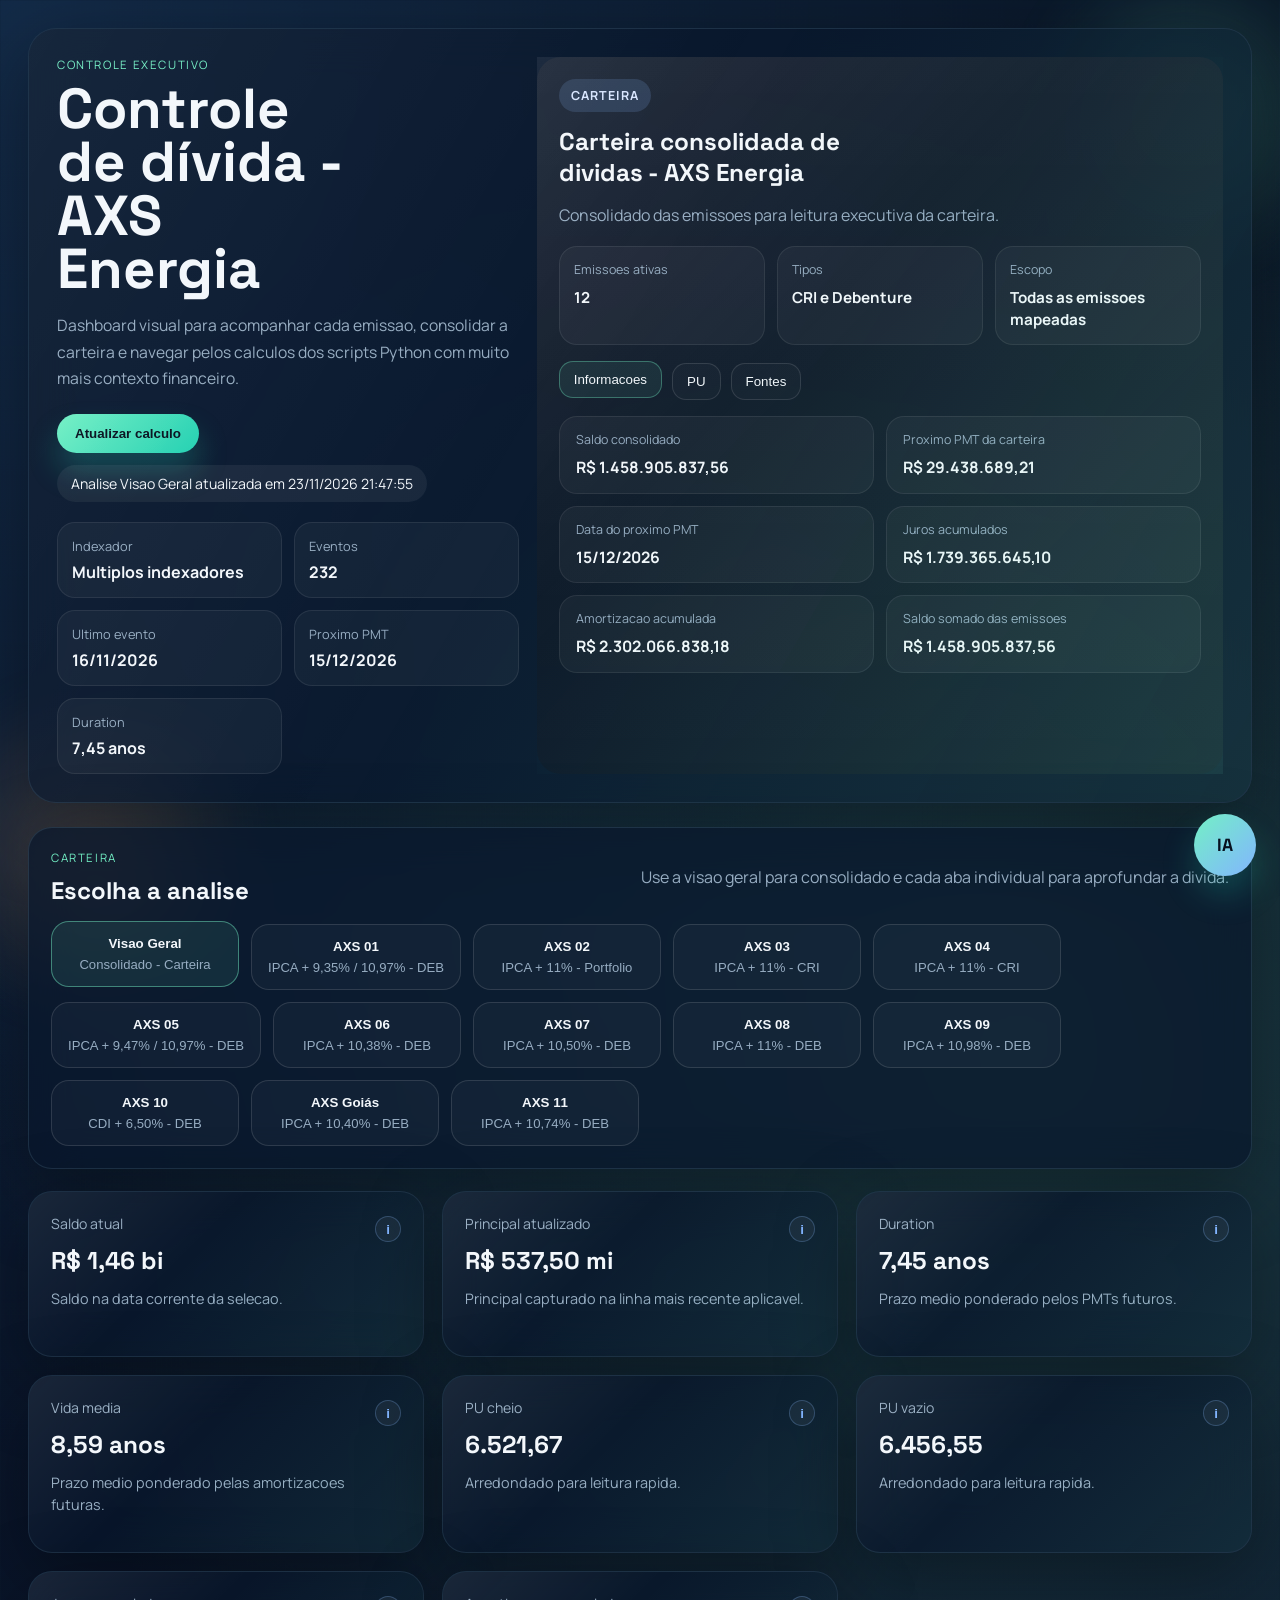
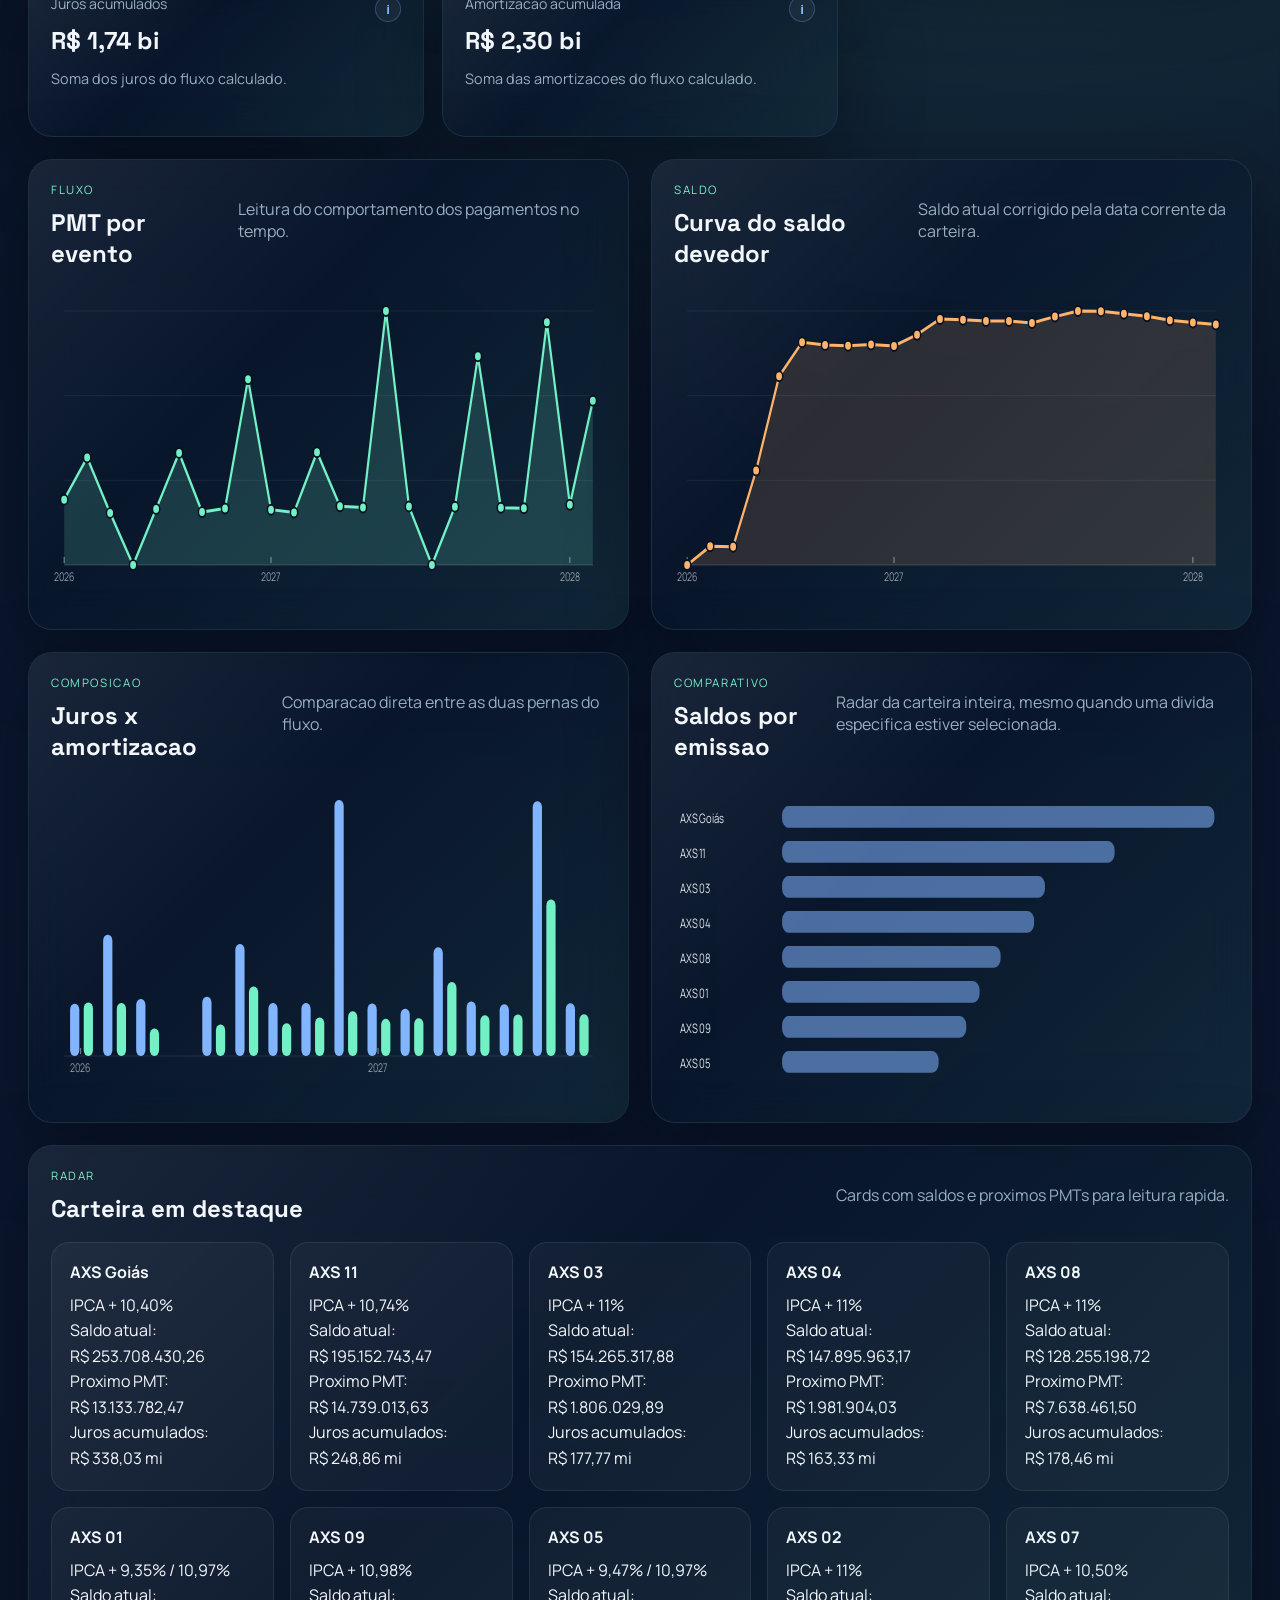
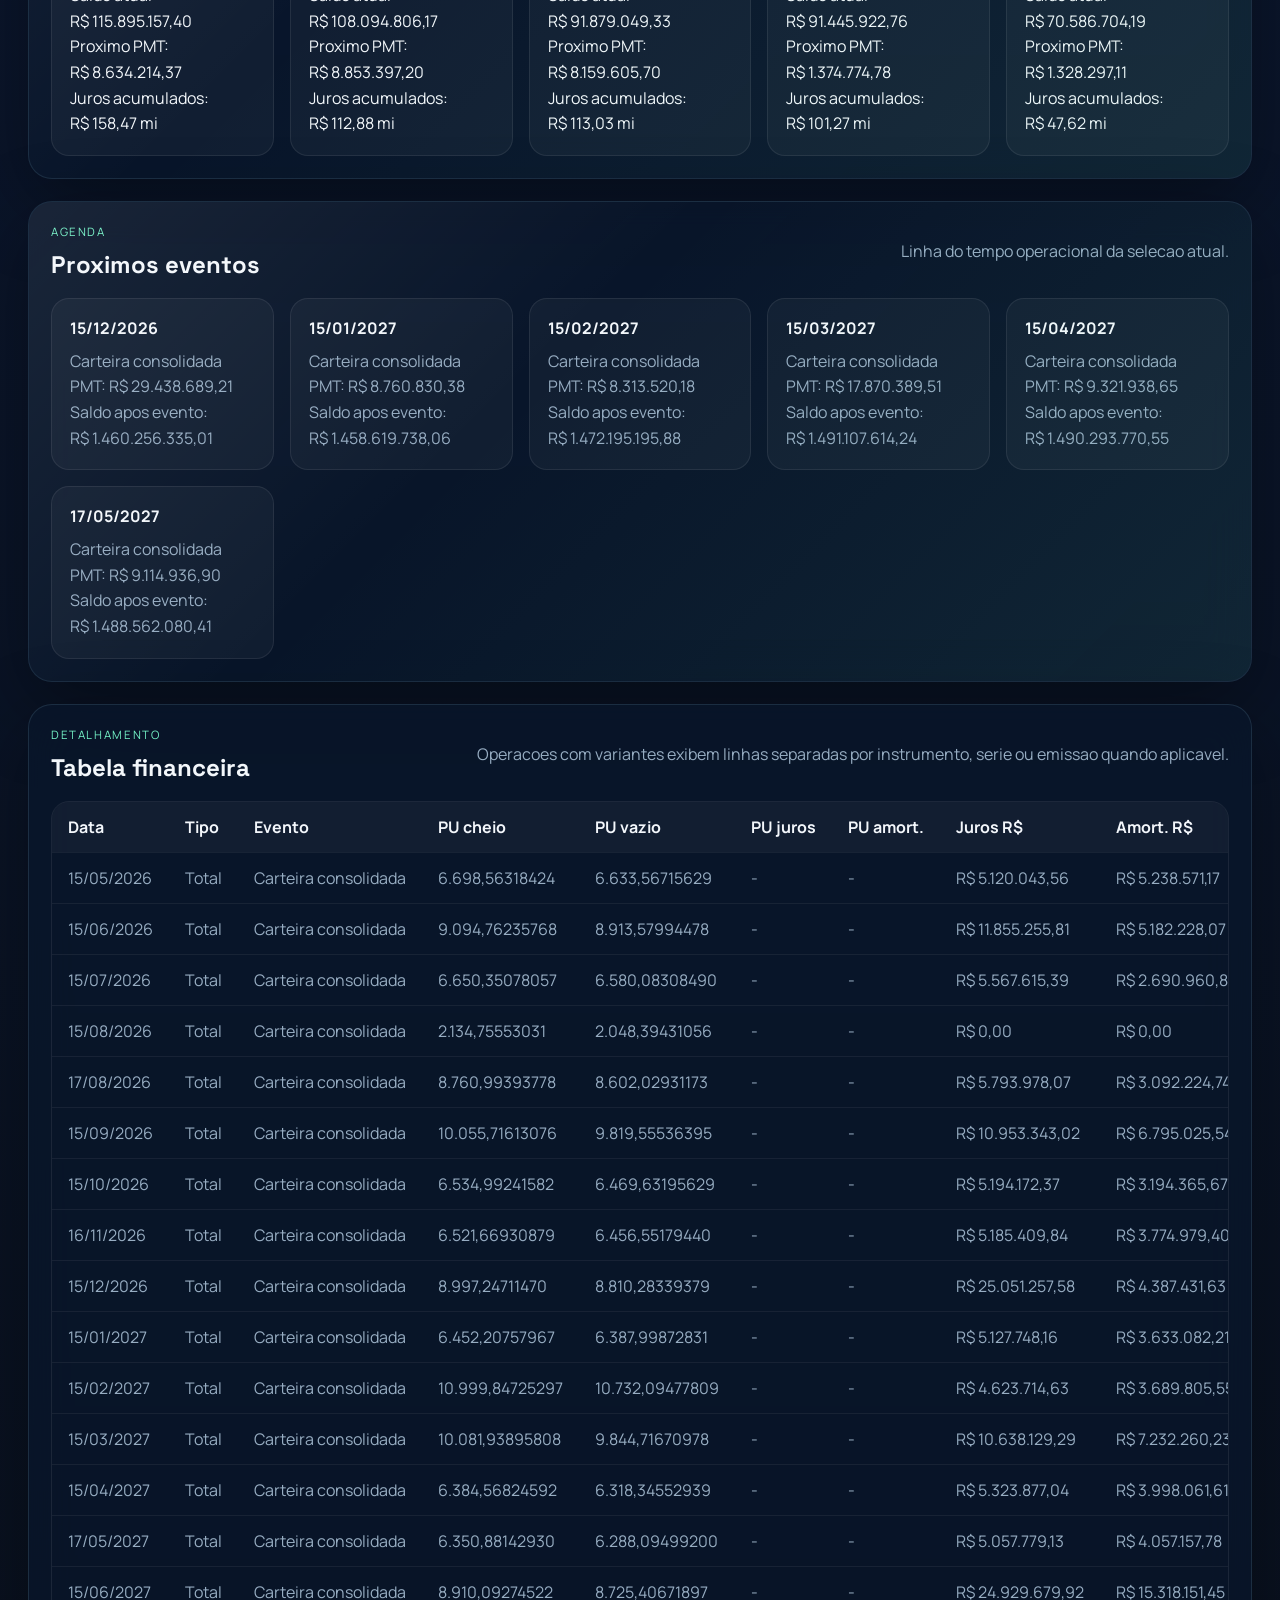
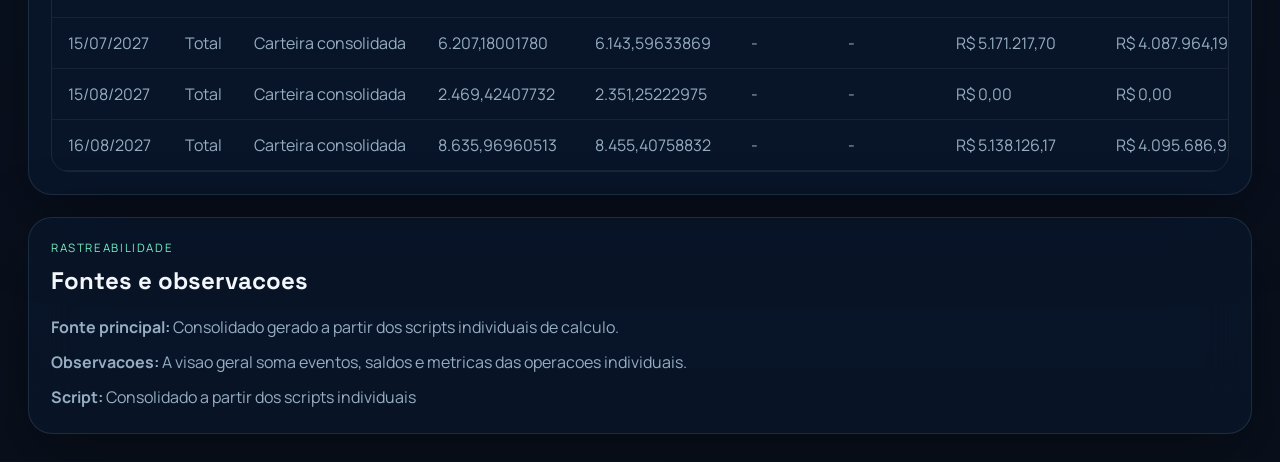
<file: index.html>
<!DOCTYPE html>
<html lang="pt-BR">
<head>
  <meta charset="UTF-8">
  <meta name="viewport" content="width=device-width, initial-scale=1.0">
  <title>Controle de d&iacute;vida - AXS Energia</title>
  <link rel="preconnect" href="https://fonts.googleapis.com">
  <link rel="preconnect" href="https://fonts.gstatic.com" crossorigin>
  <link href="https://fonts.googleapis.com/css2?family=Space+Grotesk:wght@400;500;700&family=Manrope:wght@400;500;600;700;800&display=swap" rel="stylesheet">
  <link rel="stylesheet" href="./dashboard.css">
</head>
<body>
  <div class="page-shell">
    <div class="ambient ambient-a"></div>
    <div class="ambient ambient-b"></div>

    <header class="hero">
      <div class="hero-copy">
        <p class="eyebrow">Controle executivo</p>
        <h1>Controle de d&iacute;vida - AXS Energia</h1>
        <p class="hero-text">
          Dashboard visual para acompanhar cada emissao, consolidar a carteira e navegar
          pelos calculos dos scripts Python com muito mais contexto financeiro.
        </p>
        <div class="hero-actions">
          <button id="refreshButton" class="primary-button" type="button">Atualizar calculo</button>
          <span id="statusPill" class="status-pill">Carregando operacoes...</span>
        </div>
        <div id="heroMiniMetrics" class="hero-mini-metrics"></div>
      </div>

      <section class="instrument-panel tilt-card">
        <div class="instrument-header">
          <span id="operationBadge" class="badge-pill">Carteira</span>
          <h2 id="activeOperationName">Selecionando operacao...</h2>
          <p id="activeOperationDescription" class="highlight-text">Preparando o dashboard.</p>
        </div>

        <div id="identityGrid" class="identity-grid"></div>

        <div class="info-tabs">
          <button class="info-tab active" data-panel="overview" type="button">Informacoes</button>
          <button class="info-tab" data-panel="pu" type="button">PU</button>
          <button class="info-tab" data-panel="sources" type="button">Fontes</button>
        </div>

        <div id="infoPanelContent" class="info-panel-content"></div>
      </section>
    </header>

    <main class="content-grid">
      <section class="panel panel-wide">
        <div class="panel-header">
          <div>
            <p class="section-kicker">Carteira</p>
            <h2>Escolha a analise</h2>
          </div>
          <p class="section-note">Use a visao geral para consolidado e cada aba individual para aprofundar a divida.</p>
        </div>
        <div id="operationTabs" class="operation-tabs"></div>
        <div id="variantSection" class="variant-section hidden">
          <div class="variant-header">
            <span id="variantHeaderTitle">Visao consolidada</span>
            <small id="variantHeaderNote">Sem selecao extra, o dashboard mostra o consolidado da emissao.</small>
          </div>
          <div id="variantTabs" class="variant-tabs"></div>
        </div>
      </section>

      <section id="metricsGrid" class="metrics-grid"></section>

      <section class="panel chart-panel tilt-card">
        <div class="panel-header">
          <div>
            <p class="section-kicker">Fluxo</p>
            <h2>PMT por evento</h2>
          </div>
          <p class="section-note">Leitura do comportamento dos pagamentos no tempo.</p>
        </div>
        <div class="chart-wrap">
          <svg id="paymentsChart" class="chart-svg" viewBox="0 0 760 320" preserveAspectRatio="none"></svg>
          <div id="paymentsTooltip" class="chart-tooltip hidden"></div>
        </div>
      </section>

      <section class="panel chart-panel tilt-card">
        <div class="panel-header">
          <div>
            <p class="section-kicker">Saldo</p>
            <h2>Curva do saldo devedor</h2>
          </div>
          <p class="section-note">Saldo atual corrigido pela data corrente da carteira.</p>
        </div>
        <div class="chart-wrap">
          <svg id="balanceChart" class="chart-svg" viewBox="0 0 760 320" preserveAspectRatio="none"></svg>
          <div id="balanceTooltip" class="chart-tooltip hidden"></div>
        </div>
      </section>

      <section class="panel chart-panel tilt-card">
        <div class="panel-header">
          <div>
            <p class="section-kicker">Composicao</p>
            <h2>Juros x amortizacao</h2>
          </div>
          <p class="section-note">Comparacao direta entre as duas pernas do fluxo.</p>
        </div>
        <div class="chart-wrap">
          <svg id="compositionChart" class="chart-svg" viewBox="0 0 760 320" preserveAspectRatio="none"></svg>
          <div id="compositionTooltip" class="chart-tooltip hidden"></div>
        </div>
      </section>

      <section class="panel chart-panel tilt-card">
        <div class="panel-header">
          <div>
            <p class="section-kicker">Comparativo</p>
            <h2>Saldos por emissao</h2>
          </div>
          <p class="section-note">Radar da carteira inteira, mesmo quando uma divida especifica estiver selecionada.</p>
        </div>
        <div class="chart-wrap">
          <svg id="comparisonChart" class="chart-svg" viewBox="0 0 760 320" preserveAspectRatio="none"></svg>
          <div id="comparisonTooltip" class="chart-tooltip hidden"></div>
        </div>
      </section>

      <section class="panel panel-wide tilt-card">
        <div class="panel-header">
          <div>
            <p class="section-kicker">Radar</p>
            <h2>Carteira em destaque</h2>
          </div>
          <p class="section-note">Cards com saldos e proximos PMTs para leitura rapida.</p>
        </div>
        <div id="comparisonCards" class="comparison-cards"></div>
      </section>

      <section class="panel panel-wide tilt-card">
        <div class="panel-header">
          <div>
            <p class="section-kicker">Agenda</p>
            <h2>Proximos eventos</h2>
          </div>
          <p class="section-note">Linha do tempo operacional da selecao atual.</p>
        </div>
        <div id="timeline" class="timeline"></div>
      </section>

      <section class="panel panel-wide">
        <div class="panel-header">
          <div>
            <p class="section-kicker">Detalhamento</p>
            <h2>Tabela financeira</h2>
          </div>
          <p class="section-note">Operacoes com variantes exibem linhas separadas por instrumento, serie ou emissao quando aplicavel.</p>
        </div>
        <div class="table-shell">
          <table class="data-table">
            <thead>
              <tr>
                <th>Data</th>
                <th>Tipo</th>
                <th>Evento</th>
                <th>PU cheio</th>
                <th>PU vazio</th>
                <th>PU juros</th>
                <th>PU amort.</th>
                <th>Juros R$</th>
                <th>Amort. R$</th>
                <th>PMT total</th>
                <th>Principal</th>
                <th>Saldo</th>
              </tr>
            </thead>
            <tbody id="eventsTableBody"></tbody>
          </table>
        </div>
      </section>

      <section class="panel panel-wide source-panel">
        <div class="panel-header">
          <div>
            <p class="section-kicker">Rastreabilidade</p>
            <h2>Fontes e observacoes</h2>
          </div>
        </div>
        <div id="sourceInfo" class="source-info"></div>
      </section>
    </main>
  </div>

  <script src="./dashboard.js"></script>
</body>
</html>
</file>
<file: dashboard.css>
:root {
  --panel: rgba(9, 23, 43, 0.72);
  --panel-border: rgba(170, 225, 255, 0.12);
  --text: #f3f7fb;
  --muted: #97adc2;
  --accent: #73f0c5;
  --accent-strong: #21d0b2;
  --accent-blue: #82b5ff;
  --shadow: 0 24px 80px rgba(0, 0, 0, 0.35);
}

* {
  box-sizing: border-box;
}

html,
body {
  margin: 0;
  min-height: 100%;
  background:
    radial-gradient(circle at top left, rgba(72, 158, 255, 0.18), transparent 28%),
    radial-gradient(circle at 80% 20%, rgba(115, 240, 197, 0.18), transparent 24%),
    linear-gradient(180deg, #07111f 0%, #0b1730 48%, #09101c 100%);
  color: var(--text);
  font-family: "Manrope", sans-serif;
}

body {
  overflow-x: hidden;
}

.page-shell {
  position: relative;
  padding: 28px;
}

.ambient {
  position: fixed;
  width: 340px;
  height: 340px;
  filter: blur(30px);
  opacity: 0.28;
  pointer-events: none;
}

.ambient-a {
  top: -60px;
  right: -80px;
  background: radial-gradient(circle, rgba(115, 240, 197, 0.85), transparent 68%);
}

.ambient-b {
  bottom: -120px;
  left: -80px;
  background: radial-gradient(circle, rgba(255, 179, 107, 0.85), transparent 70%);
}

.hero,
.panel,
.metric-card {
  backdrop-filter: blur(22px);
  background: var(--panel);
  border: 1px solid var(--panel-border);
  box-shadow: var(--shadow);
}

.hero {
  display: grid;
  grid-template-columns: minmax(320px, 0.74fr) minmax(460px, 1.1fr);
  gap: 18px;
  padding: 28px;
  border-radius: 28px;
  position: relative;
  overflow: hidden;
}

.hero::after {
  content: "";
  position: absolute;
  inset: 0;
  background: linear-gradient(120deg, rgba(255, 255, 255, 0.05), transparent 45%, rgba(115, 240, 197, 0.1));
  pointer-events: none;
}

.eyebrow,
.section-kicker {
  text-transform: uppercase;
  letter-spacing: 0.14em;
  font-size: 0.72rem;
  color: var(--accent);
  margin: 0 0 10px;
}

.hero h1,
.hero h2,
.panel h2,
.metric-value {
  font-family: "Space Grotesk", sans-serif;
  margin: 0;
}

.hero h1 {
  max-width: 8ch;
  font-size: clamp(2.1rem, 4.4vw, 4rem);
  line-height: 0.95;
}

.hero-text,
.highlight-text,
.section-note,
.source-info,
.timeline-item p,
.metric-subtitle,
.identity-card span,
.data-pair label,
.variant-header small {
  color: var(--muted);
}

.hero-text {
  max-width: 52ch;
  font-size: 0.98rem;
  line-height: 1.7;
  margin: 16px 0 0;
}

.hero-actions {
  display: flex;
  align-items: center;
  gap: 12px;
  margin-top: 22px;
  flex-wrap: wrap;
}

.hero-mini-metrics {
  display: grid;
  grid-template-columns: repeat(2, minmax(0, 1fr));
  gap: 12px;
  margin-top: 20px;
}

.hero-mini-card,
.identity-card,
.comparison-card,
.timeline-item,
.data-pair,
.variant-tab {
  border-radius: 18px;
  background: rgba(255, 255, 255, 0.04);
  border: 1px solid rgba(255, 255, 255, 0.08);
}

.hero-mini-card {
  padding: 14px;
}

.hero-mini-card span {
  display: block;
  color: var(--muted);
  font-size: 0.8rem;
  margin-bottom: 6px;
}

.hero-mini-card strong {
  font-size: 1rem;
}

.primary-button {
  border: 0;
  border-radius: 999px;
  padding: 12px 18px;
  background: linear-gradient(135deg, var(--accent), var(--accent-strong));
  color: #07111f;
  font-weight: 800;
  cursor: pointer;
  transition: transform 180ms ease, box-shadow 180ms ease;
  box-shadow: 0 18px 30px rgba(33, 208, 178, 0.25);
}

.primary-button:hover {
  transform: translateY(-2px) scale(1.01);
}

.status-pill {
  border-radius: 999px;
  padding: 9px 14px;
  background: rgba(255, 255, 255, 0.06);
  color: var(--text);
  font-size: 0.88rem;
}

.instrument-panel {
  border-radius: 24px;
  padding: 22px;
  align-self: stretch;
  justify-self: end;
  width: 100%;
  max-width: 760px;
  background:
    linear-gradient(180deg, rgba(255, 255, 255, 0.06), rgba(255, 255, 255, 0.02)),
    rgba(8, 17, 31, 0.65);
}

.instrument-header h2 {
  font-size: clamp(1.4rem, 1.9vw, 2rem);
  margin-top: 14px;
  max-width: 20ch;
}

.badge-pill {
  display: inline-flex;
  align-items: center;
  justify-content: center;
  min-width: 64px;
  border-radius: 999px;
  padding: 8px 12px;
  background: rgba(130, 181, 255, 0.16);
  color: #d8e6ff;
  font-size: 0.78rem;
  font-weight: 700;
  letter-spacing: 0.08em;
  text-transform: uppercase;
}

.identity-grid {
  display: grid;
  grid-template-columns: repeat(3, minmax(0, 1fr));
  gap: 12px;
  margin-top: 20px;
}

.identity-card {
  padding: 14px;
}

.identity-card span {
  display: block;
  font-size: 0.78rem;
  margin-bottom: 8px;
}

.identity-card strong {
  font-size: 0.95rem;
}

.info-tabs {
  display: flex;
  gap: 10px;
  margin-top: 18px;
  flex-wrap: wrap;
}

.info-tab {
  border: 1px solid rgba(255, 255, 255, 0.12);
  background: rgba(255, 255, 255, 0.02);
  color: var(--text);
  border-radius: 14px;
  padding: 10px 14px;
  cursor: pointer;
  transition: transform 180ms ease, background 180ms ease, border-color 180ms ease;
}

.info-tab.active,
.info-tab:hover,
.variant-tab.active,
.variant-tab:hover {
  transform: translateY(-2px);
  background: rgba(115, 240, 197, 0.08);
  border-color: rgba(115, 240, 197, 0.35);
}

.info-panel-content {
  margin-top: 16px;
}

.info-grid {
  display: grid;
  grid-template-columns: repeat(2, minmax(0, 1fr));
  gap: 12px;
}

.data-pair {
  padding: 14px 16px;
}

.data-pair label {
  display: block;
  font-size: 0.78rem;
  margin-bottom: 8px;
}

.data-pair strong {
  font-size: 0.98rem;
  line-height: 1.45;
}

.content-grid {
  display: grid;
  grid-template-columns: repeat(12, minmax(0, 1fr));
  gap: 22px;
  margin-top: 24px;
}

.panel,
.metric-card {
  border-radius: 24px;
  padding: 22px;
  position: relative;
  overflow: hidden;
}

.panel-wide {
  grid-column: span 12;
}

.chart-panel {
  grid-column: span 6;
}

.metrics-grid {
  grid-column: span 12;
  display: grid;
  grid-template-columns: repeat(4, minmax(0, 1fr));
  gap: 18px;
}

.metric-card {
  min-height: 166px;
}

.metric-head {
  display: flex;
  align-items: center;
  justify-content: space-between;
  gap: 12px;
}

.metric-help {
  position: relative;
  flex: 0 0 auto;
}

.metric-help-button {
  width: 26px;
  height: 26px;
  border: 1px solid rgba(130, 181, 255, 0.26);
  border-radius: 999px;
  background: rgba(255, 255, 255, 0.05);
  color: var(--accent-blue);
  font-weight: 800;
  cursor: pointer;
}

.metric-help-bubble {
  position: absolute;
  right: 0;
  top: calc(100% + 10px);
  width: min(320px, 58vw);
  padding: 12px 14px;
  border-radius: 14px;
  background: rgba(5, 14, 25, 0.97);
  color: var(--text);
  border: 1px solid rgba(115, 240, 197, 0.22);
  box-shadow: 0 16px 40px rgba(0, 0, 0, 0.28);
  font-size: 0.82rem;
  line-height: 1.55;
  opacity: 0;
  transform: translateY(8px);
  pointer-events: none;
  transition: opacity 180ms ease, transform 180ms ease;
  z-index: 8;
}

.metric-help:hover .metric-help-bubble,
.metric-help-button:focus + .metric-help-bubble {
  opacity: 1;
  transform: translateY(0);
}

.metric-title {
  font-size: 0.88rem;
  color: var(--muted);
  margin: 0 0 12px;
}

.metric-value {
  font-size: clamp(1.35rem, 1.9vw, 2.2rem);
}

.metric-subtitle {
  margin-top: 12px;
  font-size: 0.9rem;
  line-height: 1.5;
}

.panel-header {
  display: flex;
  justify-content: space-between;
  align-items: flex-start;
  gap: 16px;
  margin-bottom: 18px;
}

.operation-tabs,
.variant-tabs {
  display: flex;
  flex-wrap: wrap;
  gap: 12px;
}

.operation-tab,
.variant-tab {
  border: 1px solid rgba(255, 255, 255, 0.12);
  background: rgba(255, 255, 255, 0.03);
  color: var(--text);
  border-radius: 18px;
  padding: 14px 16px;
  min-width: 188px;
  cursor: pointer;
  transition: transform 180ms ease, border-color 180ms ease, background 180ms ease;
}

.variant-section {
  margin-top: 18px;
  padding-top: 18px;
  border-top: 1px solid rgba(255, 255, 255, 0.08);
}

.variant-section.hidden {
  display: none;
}

.variant-header {
  display: flex;
  justify-content: space-between;
  align-items: baseline;
  gap: 12px;
  margin-bottom: 12px;
}

.variant-header span {
  font-size: 0.92rem;
  font-weight: 700;
}

.variant-header small {
  font-size: 0.84rem;
}

.variant-tab {
  min-width: 140px;
  padding: 12px 14px;
}

.operation-tab:hover,
.operation-tab.active {
  transform: translateY(-3px);
  background: rgba(115, 240, 197, 0.09);
  border-color: rgba(115, 240, 197, 0.45);
}

.operation-tab strong,
.operation-tab span {
  display: block;
}

.operation-tab span {
  color: var(--muted);
  font-size: 0.82rem;
  margin-top: 6px;
}

.chart-wrap {
  position: relative;
  height: 320px;
}

.chart-svg {
  width: 100%;
  height: 100%;
  overflow: visible;
}

.chart-tooltip {
  position: absolute;
  min-width: 180px;
  padding: 12px 14px;
  border-radius: 14px;
  background: rgba(5, 14, 25, 0.95);
  border: 1px solid rgba(115, 240, 197, 0.26);
  box-shadow: 0 16px 40px rgba(0, 0, 0, 0.28);
  pointer-events: none;
  transform: translate(-50%, calc(-100% - 14px));
  z-index: 4;
}

.chart-tooltip.hidden {
  display: none;
}

.comparison-cards {
  display: grid;
  grid-template-columns: repeat(auto-fit, minmax(220px, 1fr));
  gap: 16px;
}

.comparison-card,
.timeline-item {
  padding: 18px;
}

.comparison-card h3,
.timeline-item h3 {
  margin: 0 0 10px;
  font-size: 1rem;
}

.comparison-card p,
.timeline-item p {
  margin: 0;
  line-height: 1.6;
}

.timeline {
  display: grid;
  grid-template-columns: repeat(auto-fit, minmax(220px, 1fr));
  gap: 16px;
}

.table-shell {
  overflow: auto;
  border-radius: 18px;
  border: 1px solid rgba(255, 255, 255, 0.08);
}

.data-table {
  width: 100%;
  border-collapse: collapse;
  min-width: 1360px;
}

.data-table thead {
  background: rgba(255, 255, 255, 0.04);
}

.data-table th,
.data-table td {
  padding: 14px 16px;
  text-align: left;
  border-bottom: 1px solid rgba(255, 255, 255, 0.06);
  white-space: nowrap;
}

.data-table td {
  color: var(--muted);
}

.source-info {
  display: grid;
  gap: 8px;
  line-height: 1.7;
}

.tilt-card {
  transform-style: preserve-3d;
  transition: transform 220ms ease, box-shadow 220ms ease;
}

.tilt-card::before,
.metric-card::before {
  content: "";
  position: absolute;
  inset: 0;
  background: linear-gradient(135deg, rgba(255, 255, 255, 0.07), transparent 40%, rgba(115, 240, 197, 0.08));
  pointer-events: none;
}

.assistant-launcher {
  position: fixed;
  right: 24px;
  bottom: 24px;
  width: 62px;
  height: 62px;
  border: 0;
  border-radius: 999px;
  background: linear-gradient(135deg, var(--accent), var(--accent-blue));
  color: #07111f;
  font-family: "Space Grotesk", sans-serif;
  font-size: 1.1rem;
  font-weight: 800;
  cursor: pointer;
  box-shadow: 0 18px 34px rgba(33, 208, 178, 0.24);
  z-index: 40;
}

.assistant-panel {
  position: fixed;
  right: 24px;
  bottom: 100px;
  width: min(420px, calc(100vw - 32px));
  height: min(620px, calc(100vh - 140px));
  display: grid;
  grid-template-rows: auto 1fr auto;
  border-radius: 24px;
  overflow: hidden;
  background: rgba(5, 14, 25, 0.98);
  border: 1px solid rgba(170, 225, 255, 0.16);
  box-shadow: var(--shadow);
  z-index: 41;
}

.assistant-panel.hidden {
  display: none;
}

.assistant-header {
  display: flex;
  align-items: center;
  justify-content: space-between;
  gap: 12px;
  padding: 16px 18px;
  background: linear-gradient(135deg, rgba(130, 181, 255, 0.12), rgba(115, 240, 197, 0.1));
  border-bottom: 1px solid rgba(255, 255, 255, 0.08);
}

.assistant-header strong,
.assistant-header small {
  display: block;
}

.assistant-header small {
  margin-top: 4px;
  color: var(--muted);
}

.assistant-close,
.assistant-send {
  border: 0;
  border-radius: 14px;
  background: rgba(255, 255, 255, 0.08);
  color: var(--text);
  cursor: pointer;
}

.assistant-close {
  width: 34px;
  height: 34px;
}

.assistant-messages {
  overflow-y: auto;
  padding: 16px;
  display: flex;
  flex-direction: column;
  gap: 12px;
}

.assistant-message {
  max-width: 92%;
  padding: 12px 14px;
  border-radius: 16px;
  line-height: 1.6;
  font-size: 0.92rem;
}

.assistant-message.user {
  align-self: flex-end;
  background: rgba(115, 240, 197, 0.12);
  border: 1px solid rgba(115, 240, 197, 0.18);
}

.assistant-message.assistant {
  align-self: flex-start;
  background: rgba(255, 255, 255, 0.05);
  border: 1px solid rgba(255, 255, 255, 0.08);
}

.assistant-source {
  margin-top: 12px;
  padding: 10px 12px;
  border-radius: 14px;
  background: rgba(255, 255, 255, 0.04);
}

.assistant-source strong,
.assistant-source span {
  display: block;
}

.assistant-source span {
  margin-top: 3px;
  color: var(--muted);
  font-size: 0.8rem;
}

.assistant-source p {
  margin: 10px 0 0;
  color: var(--muted);
}

.assistant-form {
  display: grid;
  grid-template-columns: 1fr auto;
  gap: 10px;
  padding: 16px;
  border-top: 1px solid rgba(255, 255, 255, 0.08);
}

.assistant-input {
  width: 100%;
  resize: none;
  border: 1px solid rgba(255, 255, 255, 0.12);
  border-radius: 16px;
  background: rgba(255, 255, 255, 0.03);
  color: var(--text);
  padding: 12px 14px;
  font: inherit;
}

.assistant-send {
  min-width: 92px;
  padding: 0 18px;
  background: linear-gradient(135deg, var(--accent), var(--accent-strong));
  color: #07111f;
  font-weight: 800;
}

@media (max-width: 1280px) {
  .metrics-grid {
    grid-template-columns: repeat(3, minmax(0, 1fr));
  }
}

@media (max-width: 1100px) {
  .hero,
  .chart-panel,
  .metrics-grid {
    grid-column: span 12;
  }

  .hero {
    grid-template-columns: 1fr;
  }

  .hero-mini-metrics,
  .identity-grid,
  .info-grid,
  .metrics-grid {
    grid-template-columns: repeat(2, minmax(0, 1fr));
  }

  .instrument-panel {
    max-width: none;
  }
}

@media (max-width: 720px) {
  .page-shell {
    padding: 16px;
  }

  .hero,
  .panel,
  .metric-card,
  .instrument-panel {
    border-radius: 20px;
    padding: 18px;
  }

  .hero-mini-metrics,
  .identity-grid,
  .info-grid,
  .metrics-grid {
    grid-template-columns: 1fr;
  }

  .chart-panel {
    grid-column: span 12;
  }

  .panel-header,
  .variant-header {
    flex-direction: column;
  }

  .assistant-panel {
    right: 12px;
    bottom: 86px;
    width: calc(100vw - 24px);
  }

  .assistant-launcher {
    right: 12px;
    bottom: 12px;
  }
}
</file>
